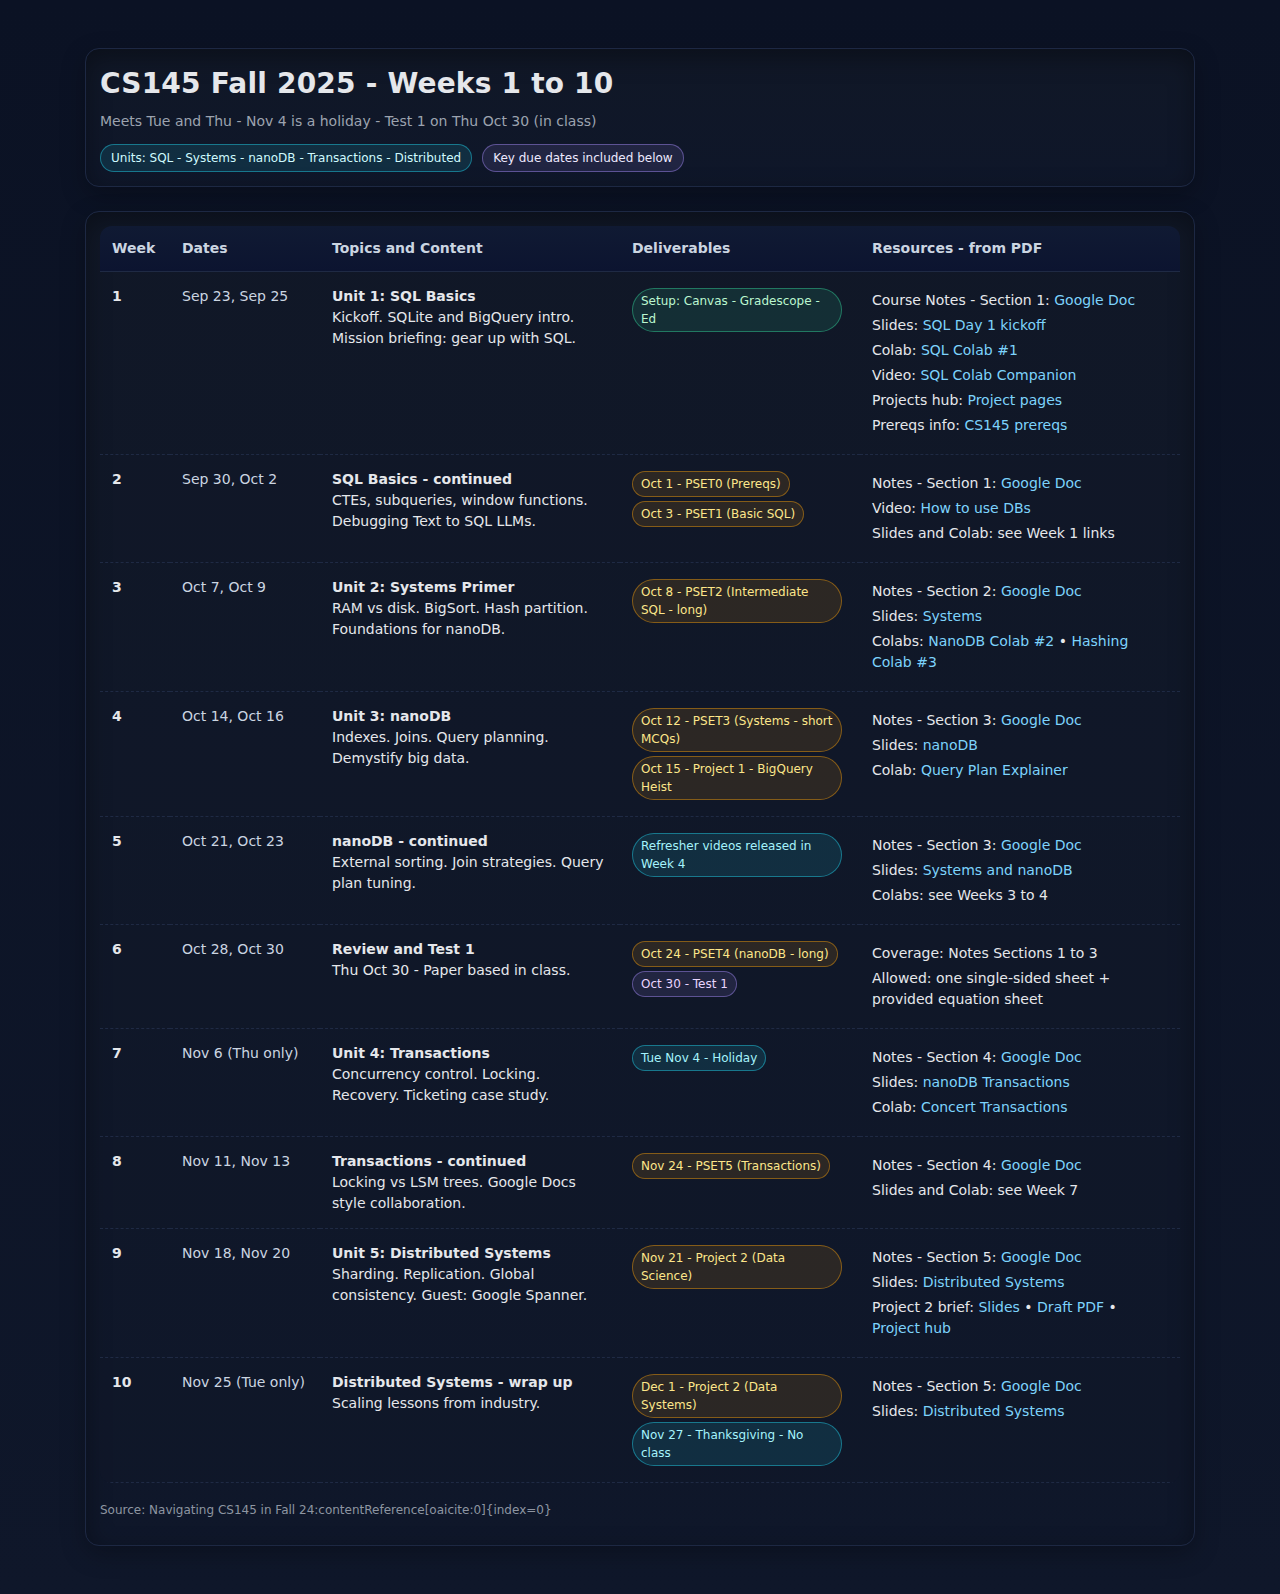
<file: fa25-schedule.html>
<!DOCTYPE html>
<html lang="en">
<head>
  <meta charset="utf-8" />
  <meta name="viewport" content="width=device-width, initial-scale=1" />
  <title>CS145 Fall 2025 - Weeks 1 to 10 Schedule</title>
  <style>
    :root{
      --bg:#0f172a;          /* slate-900 */
      --card:#111827;        /* gray-900 */
      --muted:#1f2937;       /* gray-800 */
      --text:#e5e7eb;        /* gray-200 */
      --subtle:#9ca3af;      /* gray-400 */
      --accent:#22d3ee;      /* cyan-400 */
      --accent-2:#a78bfa;    /* violet-400 */
      --ok:#34d399;          /* green-400 */
      --warn:#f59e0b;        /* amber-500 */
    }
    *{box-sizing:border-box}
    body{
      margin:0;
      background:linear-gradient(180deg, #0b1224 0%, #0f172a 100%);
      color:var(--text);
      font:14px/1.5 ui-sans-serif, system-ui, -apple-system, Segoe UI, Roboto, Inter, Helvetica, Arial, Apple Color Emoji, Segoe UI Emoji;
    }
    .wrap{max-width:1150px; margin:48px auto; padding:0 20px}
    header{
      background: radial-gradient(1000px 400px at 10% -10%, rgba(34,211,238,.15), transparent),
                  radial-gradient(800px 300px at 90% -20%, rgba(167,139,250,.14), transparent);
      border:1px solid #1f2a44;
      border-radius:16px;
      padding:28px 24px;
      box-shadow: 0 10px 30px rgba(0,0,0,.35);
      margin-bottom:24px;
    }
    h1{
      margin:0 0 6px;
      font-size:28px;
      letter-spacing:.2px;
    }
    .sub{
      margin:0;
      color:var(--subtle);
      font-size:14px;
    }
    .badges{margin-top:12px; display:flex; gap:10px; flex-wrap:wrap}
    .badge{
      border:1px solid #20304f;
      background:rgba(32,48,79,.35);
      color:#dbeafe;
      padding:4px 10px;
      border-radius:999px;
      font-size:12px;
    }
    .badge.accent { border-color: rgba(34,211,238,.45); background: rgba(34,211,238,.12); color:#CFFAFE }
    .badge.violet { border-color: rgba(167,139,250,.45); background: rgba(167,139,250,.12); color:#EDE9FE }

    .card{
      background:linear-gradient(180deg, rgba(17,24,39,.9), rgba(15,23,42,.9));
      border:1px solid #1d2843;
      border-radius:14px;
      padding:14px;
      box-shadow: 0 8px 24px rgba(0,0,0,.35) inset, 0 8px 24px rgba(0,0,0,.25);
    }

    table{
      width:100%;
      border-collapse:separate;
      border-spacing:0;
      overflow:hidden;
      border-radius:12px;
    }
    thead th{
      position:sticky; top:0;
      background:linear-gradient(180deg, #101a33, #0c1430);
      color:#cbd5e1;
      text-align:left;
      font-weight:600;
      padding:12px 12px;
      border-bottom:1px solid #1f2a44;
    }
    tbody td{
      padding:14px 12px;
      border-bottom:1px dashed #1f2a44;
      vertical-align:top;
    }
    tbody tr:nth-child(even) td{ background:rgba(16,24,39,.35) }
    tbody tr:hover td{ background:rgba(30,41,59,.45) }

    .wk{white-space:nowrap; font-weight:600}
    .dates{white-space:nowrap; color:#cbd5e1}
    .pill{
      display:inline-block; padding:3px 8px; border-radius:999px;
      font-size:12px; margin:2px 6px 2px 0; border:1px solid transparent
    }
    .due   { border-color: rgba(245,158,11,.45); background: rgba(245,158,11,.12); color:#fde68a }
    .exam  { border-color: rgba(167,139,250,.45); background: rgba(167,139,250,.12); color:#e9d5ff }
    .note  { border-color: rgba(34,211,238,.45); background: rgba(34,211,238,.12); color:#a5f3fc }
    .ok    { border-color: rgba(52,211,153,.45); background: rgba(52,211,153,.12); color:#bbf7d0 }

    ul.links{list-style:none; padding-left:0; margin:0}
    ul.links li{margin:4px 0}
    a{color:#7dd3fc; text-decoration:none}
    a:hover{text-decoration:underline}
    footer{
      color:var(--subtle);
      font-size:12px;
      margin-top:18px;
    }
    .src{opacity:.9}
  </style>
</head>
<body>
  <div class="wrap">
    <header class="card">
      <h1>CS145 Fall 2025 - Weeks 1 to 10</h1>
      <p class="sub">Meets Tue and Thu - Nov 4 is a holiday - Test 1 on Thu Oct 30 (in class)</p>
      <div class="badges">
        <span class="badge accent">Units: SQL - Systems - nanoDB - Transactions - Distributed</span>
        <span class="badge violet">Key due dates included below</span>
      </div>
    </header>

    <section class="card">
      <table aria-label="Course schedule for CS145 Fall 2025">
        <thead>
          <tr>
            <th style="width:70px">Week</th>
            <th style="width:150px">Dates</th>
            <th>Topics and Content</th>
            <th style="width:240px">Deliverables</th>
            <th style="width:320px">Resources - from PDF</th>
          </tr>
        </thead>
        <tbody>
          <!-- Week 1 -->
          <tr>
            <td class="wk">1</td>
            <td class="dates">Sep 23, Sep 25</td>
            <td>
              <strong>Unit 1: SQL Basics</strong><br/>
              Kickoff. SQLite and BigQuery intro. Mission briefing: gear up with SQL.
            </td>
            <td>
              <span class="pill ok">Setup: Canvas - Gradescope - Ed</span>
            </td>
            <td>
              <ul class="links">
                <li>Course Notes - Section 1: <a href="https://docs.google.com/document/d/1EDgWiSkKrc8zVKu5zDHEvmgT7y57qCRguvJqOsO5nLc/edit#heading=h.aczyuw2yex2w">Google Doc</a></li>
                <li>Slides: <a href="https://docs.google.com/presentation/d/1dLVZiJjborXc-rCSKfzUp_hjeR4hhv9jIyyegQyYL6s/edit#slide=id.gc6f73a04f_0_0">SQL Day 1 kickoff</a></li>
                <li>Colab: <a href="https://colab.research.google.com/drive/19raF0_aeJs-dQdQC9tZ8GhveXVhAIdji#scrollTo=TmVf9qHpF4AV">SQL Colab #1</a></li>
                <li>Video: <a href="https://sites.google.com/view/cs145-sql-companion-videos/home">SQL Colab Companion</a></li>
                <li>Projects hub: <a href="https://sites.google.com/view/cs145-projects-fa24/home">Project pages</a></li>
                <li>Prereqs info: <a href="https://sites.google.com/view/cs145-prereqs-fall24/home?authuser=0">CS145 prereqs</a></li>
              </ul>
            </td>
          </tr>

          <!-- Week 2 -->
          <tr>
            <td class="wk">2</td>
            <td class="dates">Sep 30, Oct 2</td>
            <td>
              <strong>SQL Basics - continued</strong><br/>
              CTEs, subqueries, window functions. Debugging Text to SQL LLMs.
            </td>
            <td>
              <span class="pill due">Oct 1 - PSET0 (Prereqs)</span><br/>
              <span class="pill due">Oct 3 - PSET1 (Basic SQL)</span>
            </td>
            <td>
              <ul class="links">
                <li>Notes - Section 1: <a href="https://docs.google.com/document/d/1EDgWiSkKrc8zVKu5zDHEvmgT7y57qCRguvJqOsO5nLc/edit#heading=h.aczyuw2yex2w">Google Doc</a></li>
                <li>Video: <a href="https://sites.google.com/view/cs145-howtousedbs/home">How to use DBs</a></li>
                <li>Slides and Colab: see Week 1 links</li>
              </ul>
            </td>
          </tr>

          <!-- Week 3 -->
          <tr>
            <td class="wk">3</td>
            <td class="dates">Oct 7, Oct 9</td>
            <td>
              <strong>Unit 2: Systems Primer</strong><br/>
              RAM vs disk. BigSort. Hash partition. Foundations for nanoDB.
            </td>
            <td>
              <span class="pill due">Oct 8 - PSET2 (Intermediate SQL - long)</span>
            </td>
            <td>
              <ul class="links">
                <li>Notes - Section 2: <a href="https://docs.google.com/document/d/1EDgWiSkKrc8zVKu5zDHEvmgT7y57qCRguvJqOsO5nLc/edit#heading=h.aczyuw2yex2w">Google Doc</a></li>
                <li>Slides: <a href="https://docs.google.com/presentation/d/1PCxSEvxso0eGMBuvA7nksjegO7JeAo_FnFV8bURW-nI/edit#slide=id.g24c78bbb61e_0_32">Systems</a></li>
                <li>Colabs: <a href="https://colab.research.google.com/drive/1qVecnI0StAxPlHHHLdDtnqsXtF7g4Uvj#scrollTo=GIGquxTSjsFK">NanoDB Colab #2</a> • <a href="https://colab.research.google.com/drive/1DFffM1Kb3_GDaplP7SJvyIO7uLFPLRr8">Hashing Colab #3</a></li>
              </ul>
            </td>
          </tr>

          <!-- Week 4 -->
          <tr>
            <td class="wk">4</td>
            <td class="dates">Oct 14, Oct 16</td>
            <td>
              <strong>Unit 3: nanoDB</strong><br/>
              Indexes. Joins. Query planning. Demystify big data.
            </td>
            <td>
              <span class="pill due">Oct 12 - PSET3 (Systems - short MCQs)</span><br/>
              <span class="pill due">Oct 15 - Project 1 - BigQuery Heist</span>
            </td>
            <td>
              <ul class="links">
                <li>Notes - Section 3: <a href="https://docs.google.com/document/d/1EDgWiSkKrc8zVKu5zDHEvmgT7y57qCRguvJqOsO5nLc/edit#heading=h.aczyuw2yex2w">Google Doc</a></li>
                <li>Slides: <a href="https://docs.google.com/presentation/d/1PCxSEvxso0eGMBuvA7nksjegO7JeAo_FnFV8bURW-nI/edit#slide=id.g24c78bbb61e_0_32">nanoDB</a></li>
                <li>Colab: <a href="https://colab.research.google.com/drive/1o2uvzyob6klkYmtHk1fCaSshT-sbUWO0#scrollTo=6kBuQEGUyjin">Query Plan Explainer</a></li>
              </ul>
            </td>
          </tr>

          <!-- Week 5 -->
          <tr>
            <td class="wk">5</td>
            <td class="dates">Oct 21, Oct 23</td>
            <td>
              <strong>nanoDB - continued</strong><br/>
              External sorting. Join strategies. Query plan tuning.
            </td>
            <td>
              <span class="pill note">Refresher videos released in Week 4</span>
            </td>
            <td>
              <ul class="links">
                <li>Notes - Section 3: <a href="https://docs.google.com/document/d/1EDgWiSkKrc8zVKu5zDHEvmgT7y57qCRguvJqOsO5nLc/edit#heading=h.aczyuw2yex2w">Google Doc</a></li>
                <li>Slides: <a href="https://docs.google.com/presentation/d/1PCxSEvxso0eGMBuvA7nksjegO7JeAo_FnFV8bURW-nI/edit#slide=id.g24c78bbb61e_0_32">Systems and nanoDB</a></li>
                <li>Colabs: see Weeks 3 to 4</li>
              </ul>
            </td>
          </tr>

          <!-- Week 6 -->
          <tr>
            <td class="wk">6</td>
            <td class="dates">Oct 28, Oct 30</td>
            <td>
              <strong>Review and Test 1</strong><br/>
              Thu Oct 30 - Paper based in class.
            </td>
            <td>
              <span class="pill due">Oct 24 - PSET4 (nanoDB - long)</span><br/>
              <span class="pill exam">Oct 30 - Test 1</span>
            </td>
            <td>
              <ul class="links">
                <li>Coverage: Notes Sections 1 to 3</li>
                <li>Allowed: one single-sided sheet + provided equation sheet</li>
              </ul>
            </td>
          </tr>

          <!-- Week 7 -->
          <tr>
            <td class="wk">7</td>
            <td class="dates">Nov 6 (Thu only)</td>
            <td>
              <strong>Unit 4: Transactions</strong><br/>
              Concurrency control. Locking. Recovery. Ticketing case study.
            </td>
            <td>
              <span class="pill note">Tue Nov 4 - Holiday</span>
            </td>
            <td>
              <ul class="links">
                <li>Notes - Section 4: <a href="https://docs.google.com/document/d/1EDgWiSkKrc8zVKu5zDHEvmgT7y57qCRguvJqOsO5nLc/edit#heading=h.aczyuw2yex2w">Google Doc</a></li>
                <li>Slides: <a href="https://docs.google.com/presentation/d/14tYiZ7GR6xgzJf0Fm16ZTNolW_-l641vbSkg0hH8J1E/edit#slide=id.g27c15a59ac5_0_0">nanoDB Transactions</a></li>
                <li>Colab: <a href="https://colab.research.google.com/drive/1LmKtLq05fWNgqVFVLMQO1646efR251BD">Concert Transactions</a></li>
              </ul>
            </td>
          </tr>

          <!-- Week 8 -->
          <tr>
            <td class="wk">8</td>
            <td class="dates">Nov 11, Nov 13</td>
            <td>
              <strong>Transactions - continued</strong><br/>
              Locking vs LSM trees. Google Docs style collaboration.
            </td>
            <td>
              <span class="pill due">Nov 24 - PSET5 (Transactions)</span>
            </td>
            <td>
              <ul class="links">
                <li>Notes - Section 4: <a href="https://docs.google.com/document/d/1EDgWiSkKrc8zVKu5zDHEvmgT7y57qCRguvJqOsO5nLc/edit#heading=h.aczyuw2yex2w">Google Doc</a></li>
                <li>Slides and Colab: see Week 7</li>
              </ul>
            </td>
          </tr>

          <!-- Week 9 -->
          <tr>
            <td class="wk">9</td>
            <td class="dates">Nov 18, Nov 20</td>
            <td>
              <strong>Unit 5: Distributed Systems</strong><br/>
              Sharding. Replication. Global consistency. Guest: Google Spanner.
            </td>
            <td>
              <span class="pill due">Nov 21 - Project 2 (Data Science)</span>
            </td>
            <td>
              <ul class="links">
                <li>Notes - Section 5: <a href="https://docs.google.com/document/d/1EDgWiSkKrc8zVKu5zDHEvmgT7y57qCRguvJqOsO5nLc/edit#heading=h.aczyuw2yex2w">Google Doc</a></li>
                <li>Slides: <a href="https://docs.google.com/presentation/d/1gEuipZQtyIEOvB917nQ1rUEdBLoI5aUJq7chw7DDUnc/edit#slide=id.g27c15a59ac5_0_0">Distributed Systems</a></li>
                <li>Project 2 brief: <a href="https://docs.google.com/presentation/d/14tYiZ7GR6xgzJf0Fm16ZTNolW_-l641vbSkg0hH8J1E/edit#slide=id.g27c15a59ac5_0_0">Slides</a> • <a href="https://drive.google.com/file/d/1AENIGOAe5uOvJ6nA5_jagS3pUnUr_VLa/view?usp=drive_link">Draft PDF</a> • <a href="https://sites.google.com/view/cs145-projects-fa24/home">Project hub</a></li>
              </ul>
            </td>
          </tr>

          <!-- Week 10 -->
          <tr>
            <td class="wk">10</td>
            <td class="dates">Nov 25 (Tue only)</td>
            <td>
              <strong>Distributed Systems - wrap up</strong><br/>
              Scaling lessons from industry.
            </td>
            <td>
              <span class="pill due">Dec 1 - Project 2 (Data Systems)</span><br/>
              <span class="pill note">Nov 27 - Thanksgiving - No class</span>
            </td>
            <td>
              <ul class="links">
                <li>Notes - Section 5: <a href="https://docs.google.com/document/d/1EDgWiSkKrc8zVKu5zDHEvmgT7y57qCRguvJqOsO5nLc/edit#heading=h.aczyuw2yex2w">Google Doc</a></li>
                <li>Slides: <a href="https://docs.google.com/presentation/d/1gEuipZQtyIEOvB917nQ1rUEdBLoI5aUJq7chw7DDUnc/edit#slide=id.g27c15a59ac5_0_0">Distributed Systems</a></li>
              </ul>
            </td>
          </tr>
        </tbody>
      </table>

      <footer>
        <p class="src">Source: Navigating CS145 in Fall 24:contentReference[oaicite:0]{index=0}</p>
      </footer>
    </section>
  </div>
</body>
</html>
</file>
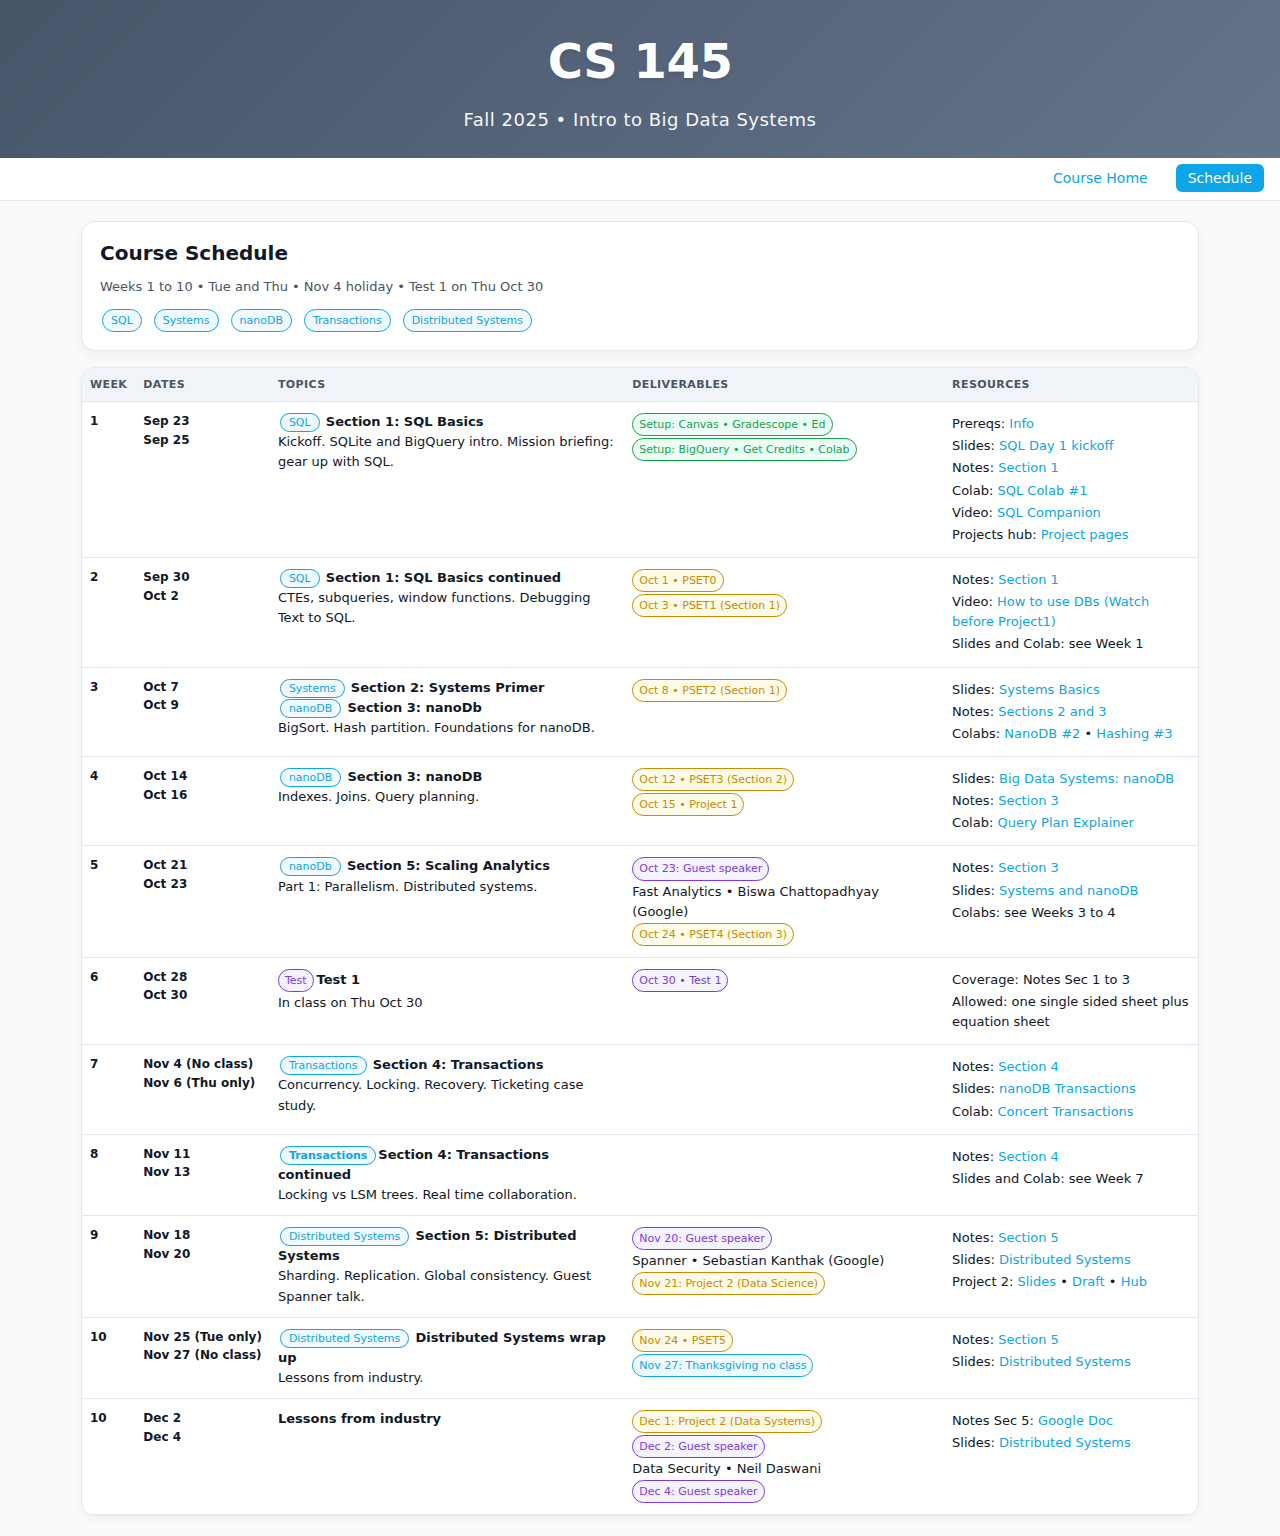
<file: schedule.html>
<!DOCTYPE html>
<html lang="en">
<head>
  <meta charset="utf-8" />
  <meta name="viewport" content="width=device-width, initial-scale=1" />
  <title>CS145 Fall 2025 — Weeks 1 to 10</title>
  <link rel="stylesheet" href="styles.css" />
  <style>
    .wrap {
      max-width: 1150px;
      margin: 20px auto;
      padding: 0 16px;
    }
    .head {
      margin-bottom: 16px;
      padding: 16px 18px;
    }
    .card { margin-top: 16px; }
    .title { font-size: 20px; margin-bottom: 8px; }
    .sub { font-size: 13px; margin-bottom: 10px; }
    .chips { margin-top: 6px; }
    .chip { margin: 2px; padding: 2px 8px; font-size: 11px; }
    table { font-size: 13px; }
    thead th { padding: 8px; font-size: 11px; }
    tbody td { padding: 10px 8px; }
    .wk, .dates { font-size: 12px; }
    .pill { padding: 2px 6px; font-size: 11px; margin: 1px 3px 1px 0; }
    ul.links li { margin: 2px 0; }
    /* CS145 Fall 2025 Branding Bar */
    .branding-bar {
      width: 100%;
      background: linear-gradient(135deg, #475569 0%, #64748b 100%);
      color: white;
      padding: 24px 0;
      box-shadow: 0 4px 12px rgba(71, 85, 105, 0.2);
    }
    
    .branding-content {
      max-width: 1150px;
      margin: 0 auto;
      padding: 0 16px;
      text-align: center;
    }
    
    .course-title {
      margin: 0;
      font-size: 48px;
      font-weight: 700;
      letter-spacing: -0.5px;
      text-shadow: 0 2px 4px rgba(0, 0, 0, 0.1);
    }
    
    .course-subtitle {
      margin: 8px 0 0 0;
      font-size: 18px;
      font-weight: 400;
      opacity: 0.95;
      letter-spacing: 0.5px;
    }
    
    /* Unified top bar */
    .topbar { width: 100%; background: var(--panel); border-bottom: 1px solid var(--stroke); padding: 10px 16px; }
    .topbar .nav-links { display: flex; gap: 16px; margin: 0; padding: 0; list-style: none; justify-content: flex-end; align-items: center; font-size: 14px; }
    .topbar .nav-links a { color: var(--pri); text-decoration: none; font-weight: 500; padding: 6px 12px; border-radius: 6px; transition: background-color 0.2s; }
    .topbar .nav-links a:hover { background-color: #f0f9ff; text-decoration: none; }
    .topbar .nav-links a.active { background-color: var(--pri); color: #fff; }
  </style>
</head>
<body>
  <!-- CS145 Fall 2025 Branding Bar -->
  <div class="branding-bar">
    <div class="branding-content">
      <h1 class="course-title">CS 145</h1>
      <p class="course-subtitle">Fall 2025 • Intro to Big Data Systems</p>
    </div>
  </div>
  
  <div class="topbar">
    <ul class="nav-links">
      <li><a href="index.html">Course Home</a></li>
      <li><a href="schedule.html" class="active">Schedule</a></li>
    </ul>
  </div>
  <div class="wrap">

    <section class="head">
      <h1 class="title">Course Schedule</h1>
      <p class="sub">Weeks 1 to 10 • Tue and Thu • Nov 4 holiday • Test 1 on Thu Oct 30</p>
      <div class="chips">
        <span class="chip pri">SQL</span>
        <span class="chip pri">Systems</span>
        <span class="chip pri">nanoDB</span>
        <span class="chip pri">Transactions</span>
        <span class="chip pri">Distributed Systems</span>
      </div>
    </section>

    <section class="card">
      <table aria-label="Course schedule for CS145 Fall 2025">
        <thead>
          <tr>
            <th>Week</th>
            <th>Dates</th>
            <th>Topics</th>
            <th>Deliverables</th>
            <th>Resources</th>
          </tr>
        </thead>
        <tbody>
          <!-- Week 1 -->
          <tr>
            <td class="wk">1</td>
            <td class="dates">Sep 23<br>Sep 25</td>
            <td class="topic">
              <span class="chip pri">SQL</span>
              <strong> Section 1: SQL Basics</strong><br/>
              Kickoff. SQLite and BigQuery intro. Mission briefing: gear up with SQL.
            </td>
            <td>
              <span class="pill ok">Setup: Canvas • Gradescope • Ed</span>
              <span class="pill ok">Setup: BigQuery • Get Credits • Colab</span>

            </td>
            <td>
              <ul class="links">
                <li>Prereqs: <a href="https://sites.google.com/view/cs145-prereqs-fall24/home?authuser=0">Info</a></li>
                <li>Slides: <a href="https://cs145-bigdata.web.app/">SQL Day 1 kickoff</a></li>
                <li>Notes: <a href="https://docs.google.com/document/d/1EDgWiSkKrc8zVKu5zDHEvmgT7y57qCRguvJqOsO5nLc/edit#heading=h.aczyuw2yex2w">Section 1</a></li>
                
                <li>Colab: <a href="https://colab.research.google.com/drive/19raF0_aeJs-dQdQC9tZ8GhveXVhAIdji#scrollTo=TmVf9qHpF4AV">SQL Colab #1</a></li>
                <li>Video: <a href="https://sites.google.com/view/cs145-sql-companion-videos/home">SQL Companion</a></li>
                <li>Projects hub: <a href="https://sites.google.com/view/cs145-projects-fa24/home">Project pages</a></li>
              </ul>
            </td>
          </tr>

          <!-- Week 2 -->
          <tr>
            <td class="wk">2</td>
            <td class="dates">Sep 30<br>Oct 2</td>
            <td class="topic">
              <span class="chip pri">SQL</span> 
              <strong> Section 1: SQL Basics continued</strong><br/>
              CTEs, subqueries, window functions. Debugging Text to SQL.
            </td>
            <td>
              <span class="pill due">Oct 1 • PSET0</span><br>
              <span class="pill due">Oct 3 • PSET1 (Section 1)</span>
            </td>
            <td>
              <ul class="links">
                <li>Notes: <a href="https://docs.google.com/document/d/1EDgWiSkKrc8zVKu5zDHEvmgT7y57qCRguvJqOsO5nLc/edit#heading=h.aczyuw2yex2w">Section 1</a></li>
                <li>Video: <a href="https://sites.google.com/view/cs145-howtousedbs/home">How to use DBs (Watch before Project1)</a></li>
                <li>Slides and Colab: see Week 1</li>
              </ul>
            </td>
          </tr>

          <!-- Week 3 -->
          <tr>
            <td class="wk">3</td>
            <td class="dates">Oct 7<br>Oct 9</td>
            <td class="topic">
              <span class="chip pri">Systems</span>
              <strong> Section 2: Systems Primer</strong><br/>
              <span class="chip pri">nanoDB</span>
              <strong> Section 3: nanoDb</strong><br/>
              BigSort. Hash partition. Foundations for nanoDB.
            </td>
            <td>
              <span class="pill due">Oct 8 • PSET2 (Section 1)</span>
            </td>
            <td>
              <ul class="links">
                <li>Slides: <a href="https://cs145-bigdata.web.app/">Systems Basics</a></li>
                <li>Notes: <a href="https://docs.google.com/document/d/1EDgWiSkKrc8zVKu5zDHEvmgT7y57qCRguvJqOsO5nLc/edit#heading=h.aczyuw2yex2w">Sections 2 and 3</a></li>
                <li>Colabs: <a href="https://colab.research.google.com/drive/1qVecnI0StAxPlHHHLdDtnqsXtF7g4Uvj#scrollTo=GIGquxTSjsFK">NanoDB #2</a> •
                    <a href="https://colab.research.google.com/drive/1DFffM1Kb3_GDaplP7SJvyIO7uLFPLRr8">Hashing #3</a></li>
              </ul>
            </td>
          </tr>

          <!-- Week 4 -->
          <tr>
            <td class="wk">4</td>
            <td class="dates">Oct 14<br>Oct 16</td>
            <td class="topic">
              <span class="chip pri">nanoDB</span>
              <strong> Section 3: nanoDB</strong><br/>
              Indexes. Joins. Query planning.
            </td>
            <td>
              <span class="pill due">Oct 12 • PSET3 (Section 2)</span><br>
              <span class="pill due">Oct 15 • Project 1</span>
            </td>
            <td>
              <ul class="links">
                <li>Slides: <a href="https://cs145-bigdata.web.app/">Big Data Systems: nanoDB</a></li>
                <li>Notes: <a href="https://docs.google.com/document/d/1EDgWiSkKrc8zVKu5zDHEvmgT7y57qCRguvJqOsO5nLc/edit#heading=h.aczyuw2yex2w">Section 3</a></li>
                <li>Colab: <a href="https://colab.research.google.com/drive/1o2uvzyob6klkYmtHk1fCaSshT-sbUWO0#scrollTo=6kBuQEGUyjin">Query Plan Explainer</a></li>
              </ul>
            </td>
          </tr>

          <!-- Week 5 -->
          <tr>
            <td class="wk">5</td>
            <td class="dates">Oct 21<br>Oct 23</td>
            <td class="topic">
              <span class="chip pri">nanoDb</span>
              <strong> Section 5: Scaling Analytics</strong><br/>
              Part 1: Parallelism. Distributed systems.
            </td>
           <td>
            <span class="pill exam">Oct 23: Guest speaker </span><br>Fast Analytics • Biswa Chattopadhyay (Google) <br>
            <span class="pill due">Oct 24 • PSET4 (Section 3)</span>
            </td>
            <td>
              <ul class="links">
                <li>Notes: <a href="https://docs.google.com/document/d/1EDgWiSkKrc8zVKu5zDHEvmgT7y57qCRguvJqOsO5nLc/edit#heading=h.aczyuw2yex2w">Section 3</a></li>
                <li>Slides: <a href="https://docs.google.com/presentation/d/1PCxSEvxso0eGMBuvA7nksjegO7JeAo_FnFV8bURW-nI/edit#slide=id.g24c78bbb61e_0_0">Systems and nanoDB</a></li>
                <li>Colabs: see Weeks 3 to 4</li>
              </ul>
            </td>
          </tr>

          <!-- Week 6 -->
          <tr>
            <td class="wk">6</td>
            <td class="dates">Oct 28<br>Oct 30</td>
            <td class="topic">
              <span class="pill exam">Test</span><strong>Test 1</strong><br/>
              In class on Thu Oct 30
            </td>
            <td>
              <span class="pill exam">Oct 30 • Test 1</span>
            </td>
            <td>
              <ul class="links">
                <li>Coverage: Notes Sec 1 to 3</li>
                <li>Allowed: one single sided sheet plus equation sheet</li>
              </ul>
            </td>
          </tr>

          <!-- Week 7 -->
          <tr>
            <td class="wk">7</td>
            <td class="dates">Nov 4 (No class)
            <br>Nov 6 (Thu only)</td>
            <td class="topic">
              <span class="chip pri">Transactions</span>
              <strong> Section 4: Transactions</strong><br/>
              Concurrency. Locking. Recovery. Ticketing case study.
            </td>
            <td> </td>

            <td>
              <ul class="links">
                <li>Notes: <a href="https://docs.google.com/document/d/1EDgWiSkKrc8zVKu5zDHEvmgT7y57qCRguvJqOsO5nLc/edit#heading=h.aczyuw2yex2w">Section 4</a></li>
                <li>Slides: <a href="https://docs.google.com/presentation/d/14tYiZ7GR6xgzJf0Fm16ZTNolW_-l641vbSkg0hH8J1E/edit#slide=id.g27c15a59ac5_0_0">nanoDB Transactions</a></li>
                <li>Colab: <a href="https://colab.research.google.com/drive/1LmKtLq05fWNgqVFVLMQO1646efR251BD">Concert Transactions</a></li>
              </ul>
            </td>
          </tr>

          <!-- Week 8 -->
          <tr>
            <td class="wk">8</td>
            <td class="dates">Nov 11 <br>Nov 13</td>
            <td class="topic">
              <strong><span class="chip pri">Transactions</span>Section 4: Transactions continued</strong><br/>
              Locking vs LSM trees. Real time collaboration.
            </td>
            <td> </td>
            <td>
              <ul class="links">
                <li>Notes: <a href="https://docs.google.com/document/d/1EDgWiSkKrc8zVKu5zDHEvmgT7y57qCRguvJqOsO5nLc/edit#heading=h.aczyuw2yex2w">Section 4</a></li>
                <li>Slides and Colab: see Week 7</li>
              </ul>
            </td>
          </tr>

          <!-- Week 9 -->
          <tr>
            <td class="wk">9</td>
            <td class="dates">Nov 18<br>Nov 20</td>
            <td class="topic">
              <span class="chip pri">Distributed Systems</span>
              <strong>Section 5: Distributed Systems</strong><br/>
              Sharding. Replication. Global consistency. Guest Spanner talk.
            </td>
            <td>
              <span class="pill exam">Nov 20: Guest speaker</span><br>Spanner • Sebastian Kanthak (Google)<br>
              <span class="pill due">Nov 21: Project 2 (Data Science)</span>
            </td>
            <td>
              <ul class="links">
                <li>Notes: <a href="https://docs.google.com/document/d/1EDgWiSkKrc8zVKu5zDHEvmgT7y57qCRguvJqOsO5nLc/edit#heading=h.aczyuw2yex2w">Section 5</a></li>
                <li>Slides: <a href="https://docs.google.com/presentation/d/1gEuipZQtyIEOvB917nQ1rUEdBLoI5aUJq7chw7DDUnc/edit#slide=id.g27c15a59ac5_0_0">Distributed Systems</a></li>
                <li>Project 2: <a href="https://docs.google.com/presentation/d/14tYiZ7GR6xgzJf0Fm16ZTNolW_-l641vbSkg0hH8J1E/edit#slide=id.g27c15a59ac5_0_0">Slides</a> •
                    <a href="https://drive.google.com/file/d/1AENIGOAe5uOvJ6nA5_jagS3pUnUr_VLa/view?usp=drive_link">Draft</a> •
                    <a href="https://sites.google.com/view/cs145-projects-fa24/home">Hub</a></li>
              </ul>
            </td>
          </tr>

          <!-- Week 10 -->
          <tr>
            <td class="wk">10</td>
            <td class="dates">Nov 25 (Tue only)
              <br> Nov 27 (No class) </td>
            </td>
            <td class="topic">
              <span class="chip pri">Distributed Systems</span>
              <strong>Distributed Systems wrap up</strong><br/>
              Lessons from industry.
            </td>
            <td>

                <span class="pill due">Nov 24 • PSET5</span><br>
              <span class="pill note">Nov 27: Thanksgiving no class</span>
            </td>
            <td>
              <ul class="links">
                <li>Notes: <a href="https://docs.google.com/document/d/1EDgWiSkKrc8zVKu5zDHEvmgT7y57qCRguvJqOsO5nLc/edit#heading=h.aczyuw2yex2w">Section 5</a></li>
                <li>Slides: <a href="https://docs.google.com/presentation/d/1gEuipZQtyIEOvB917nQ1rUEdBLoI5aUJq7chw7DDUnc/edit#slide=id.g27c15a59ac5_0_0">Distributed Systems</a></li>
              </ul>
            </td>
          </tr>

                    <!-- Week 11 -->
          <tr>
            <td class="wk">10</td>
            <td class="dates"> Dec 2<br>Dec 4</td>
            <td class="topic">
              <strong> Lessons from industry </strong><br/>
            </td>
            <td>
              <span class="pill due">Dec 1: Project 2 (Data Systems)</span><br>

              <span class="pill exam">Dec 2: Guest speaker</span><br>
              Data Security • Neil Daswani <br>
              <span class="pill exam">Dec 4: Guest speaker</span><br>
            </td>
            <td>
              <ul class="links">
                <li>Notes Sec 5: <a href="https://docs.google.com/document/d/1EDgWiSkKrc8zVKu5zDHEvmgT7y57qCRguvJqOsO5nLc/edit#heading=h.aczyuw2yex2w">Google Doc</a></li>
                <li>Slides: <a href="https://docs.google.com/presentation/d/1gEuipZQtyIEOvB917nQ1rUEdBLoI5aUJq7chw7DDUnc/edit#slide=id.g27c15a59ac5_0_0">Distributed Systems</a></li>
              </ul>
            </td>
          </tr>
          
        </tbody>
      </table>
    </section>
  </div>
</body>
</html>
</file>
<file: styles.css>
:root{
  --bg:#f9fafb;
  --panel:#ffffff;
  --stroke:#e2e8f0;
  --text:#111827;
  --sub:#4b5563;
  --pri:#0ea5e9;
  --sec:#7c3aed;
  --ok:#16a34a;
  --warn:#ca8a04;
}

*{box-sizing:border-box}
body{
  margin:0;
  background:var(--bg);
  color:var(--text);
  font:15px/1.55 system-ui, -apple-system, Segoe UI, Roboto, Inter, Helvetica, Arial;
}
.wrap{max-width:1200px;margin:40px auto;padding:0 20px}

.head{
  background:var(--panel);
  border:1px solid var(--stroke);
  border-radius:14px;
  padding:24px;
  box-shadow:0 4px 12px rgba(0,0,0,.05);
}
.title{margin:0;font-size:26px}
.sub{margin:6px 0 0;color:var(--sub)}
.chips{margin-top:12px;display:flex;gap:8px;flex-wrap:wrap}
.chip{
  padding:4px 10px;border-radius:999px;
  border:1px solid var(--stroke);
  background:#f3f4f6;font-size:13px;color:var(--sub)
}
.chip.pri{border-color:var(--pri);color:var(--pri);background:#f0f9ff}
.chip.sec{border-color:var(--sec);color:var(--sec);background:#f5f3ff}

.card{
  margin-top:24px;
  background:var(--panel);
  border:1px solid var(--stroke);
  border-radius:14px;
  overflow:hidden;
  box-shadow:0 2px 8px rgba(0,0,0,.05);
}

table{width:100%;border-collapse:collapse}
thead th{
  background:#f1f5f9;
  color:var(--sub);
  text-align:left;
  font-size:13px;
  font-weight:600;
  padding:12px;
  border-bottom:1px solid var(--stroke);
  text-transform:uppercase;
  letter-spacing:.4px;
}
tbody td{
  padding:16px 12px;
  border-bottom:1px solid var(--stroke);
  vertical-align:top;
}
tbody tr:hover td{background:#f9fafb}
.wk,.dates{white-space:nowrap;font-weight:600}

.pill{
  display:inline-block;
  padding:4px 10px;
  border-radius:999px;
  font-size:13px;
  margin:2px 4px 2px 0;
  border:1px solid transparent;
}
.pill.ok{border-color:var(--ok);color:var(--ok);background:#ecfdf5}
.pill.due{border-color:var(--warn);color:var(--warn);background:#fefce8}
.pill.exam{border-color:var(--sec);color:var(--sec);background:#f5f3ff}
.pill.note{border-color:var(--pri);color:var(--pri);background:#f0f9ff}

ul.links{list-style:none;margin:0;padding:0}
ul.links li{margin:4px 0}
a{color:var(--pri);text-decoration:none}
a:hover{text-decoration:underline}

footer{
  margin-top:18px;
  font-size:13px;
  color:var(--sub);
}
</file>
